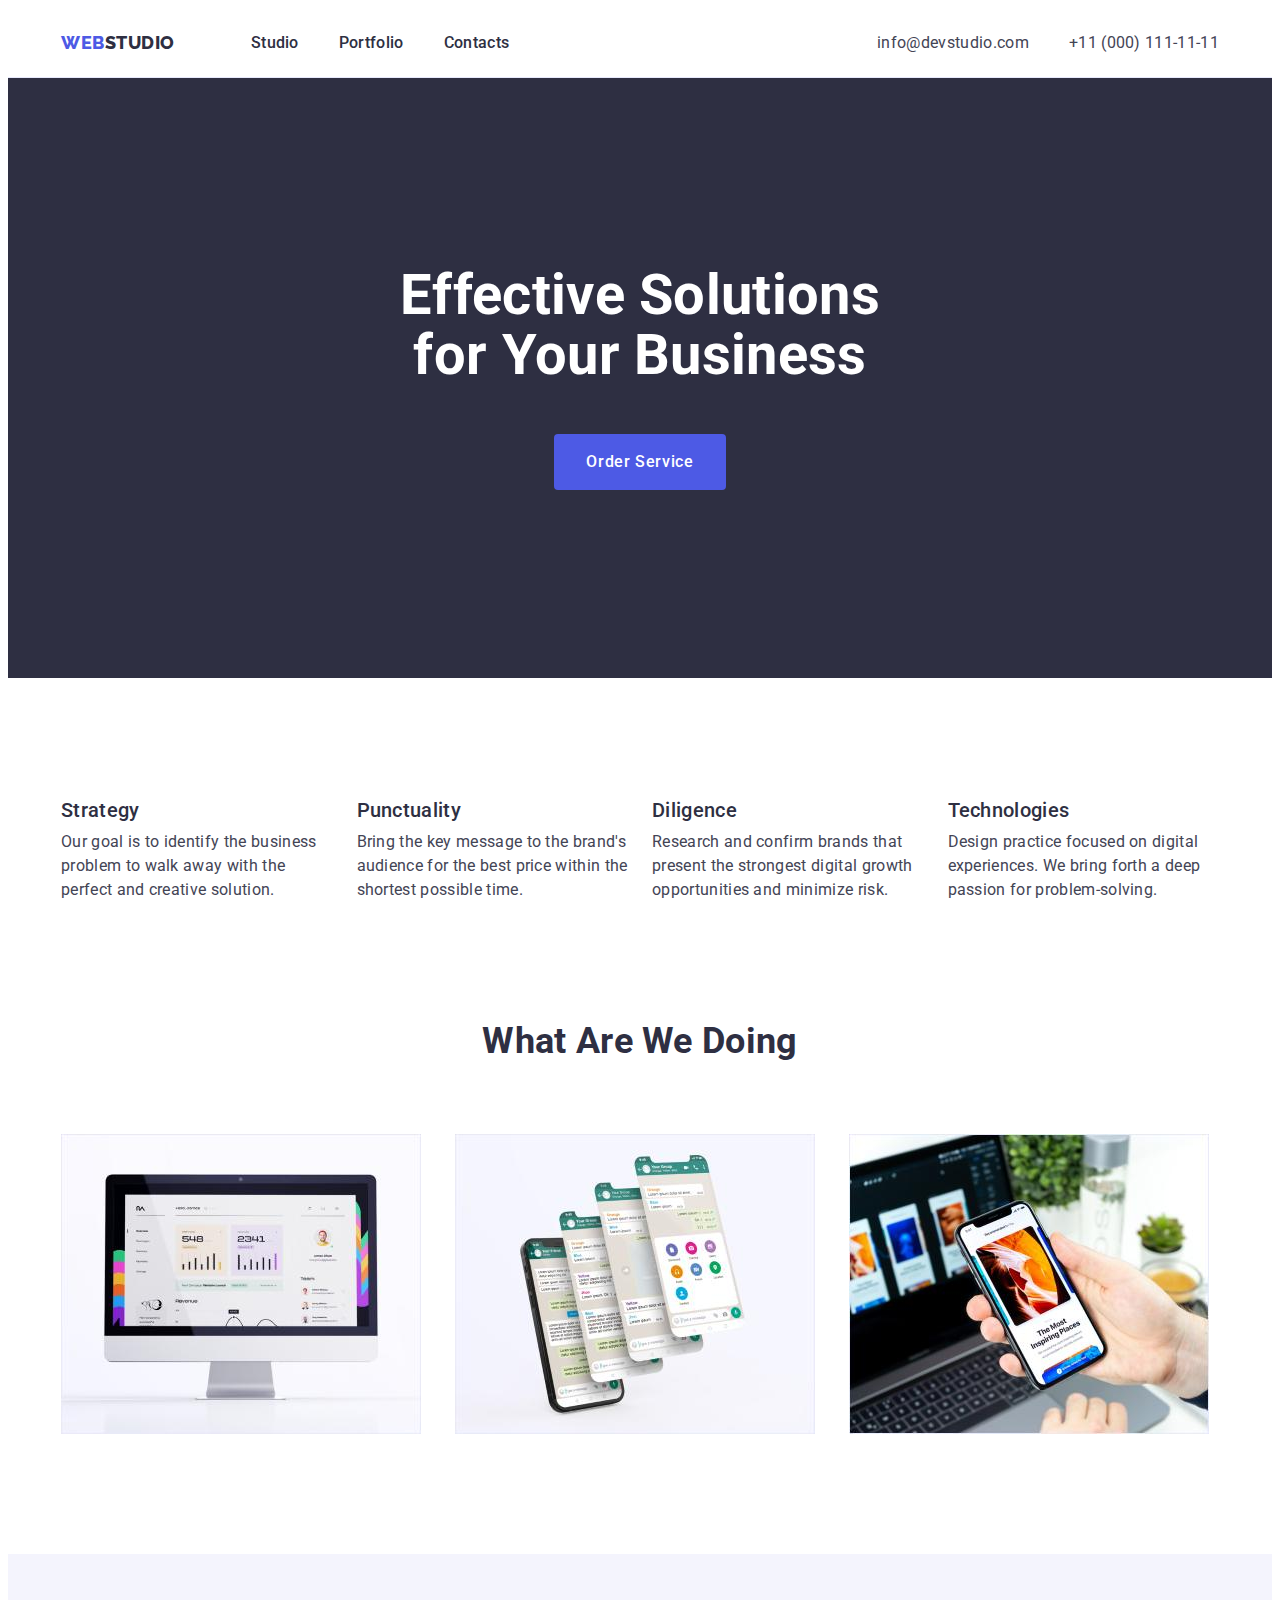
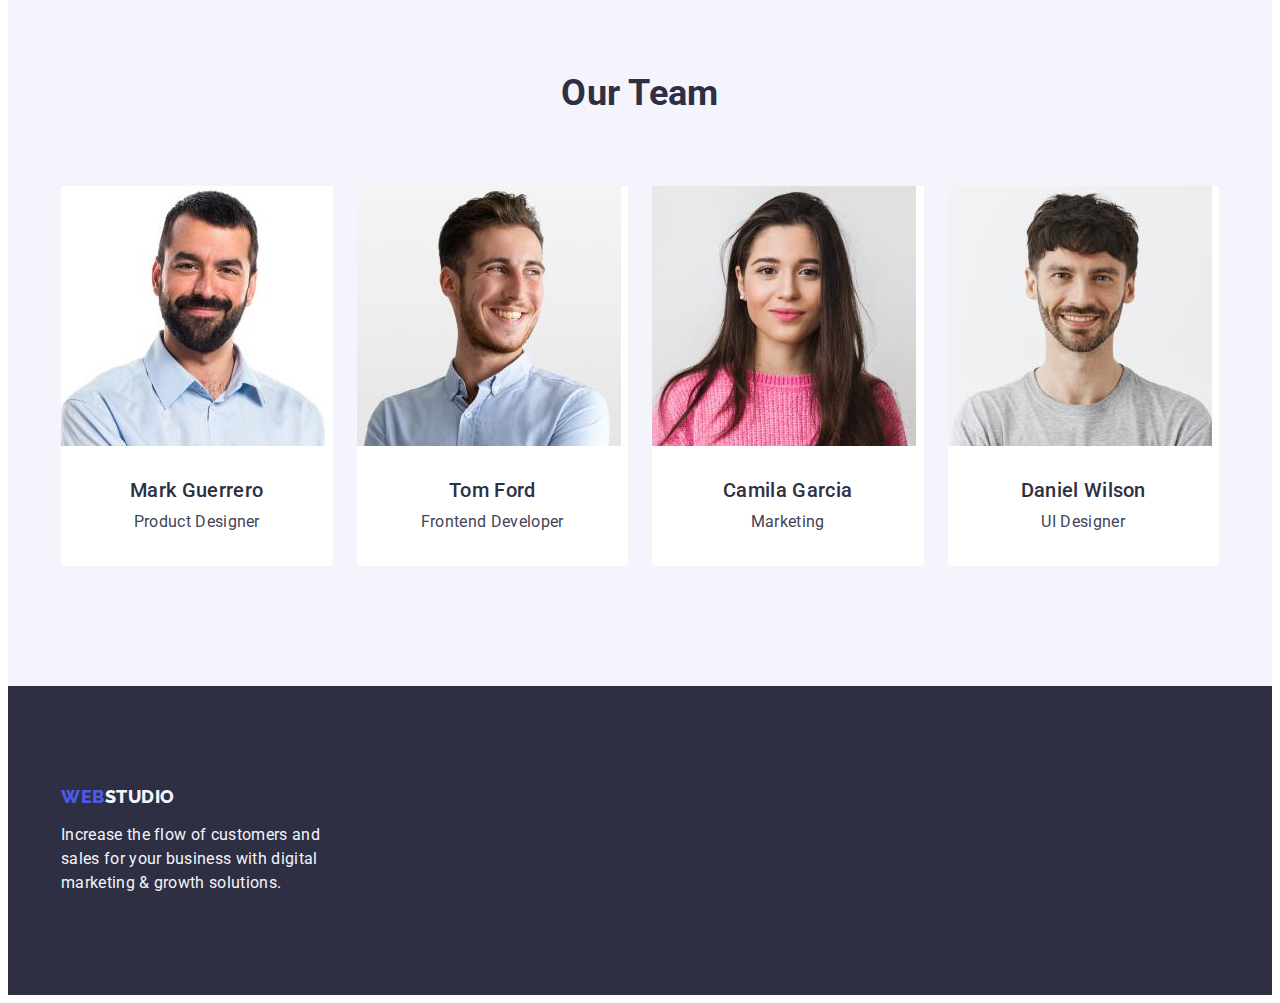
<file: index.html>
<!DOCTYPE html>
<html lang="en">
  <head>
    <meta charset="UTF-8" />
    <meta http-equiv="X-UA-Compatible" content="IE=edge" />
    <meta name="viewport" content="width=<device-width>, initial-scale=1.0" />
    <title>WebStudio</title>
    <!-- Fonts -->
    <link href="https://fonts.googleapis.com" rel="preconnect" />
    <link href="https://fonts.gstatic.com" rel="preconnect" crossorigin />
    <link
      href="https://fonts.googleapis.com/css2?family=Raleway:wght@800&family=Roboto:wght@400;500;700&display=swap"
      rel="stylesheet"
    />
    <!-- Normalize CSS -->
    <link
      href="https://cdnjs.cloudflare.com/ajax/libs/modern-normalize/2.0.0/modern-normalize.min.css"
      rel="stylesheet"
      integrity="sha512-4xo8blKMVCiXpTaLzQSLSw3KFOVPWhm/TRtuPVc4WG6kUgjH6J03IBuG7JZPkcWMxJ5huwaBpOpnwYElP/m6wg=="
      crossorigin="anonymous"
      referrerpolicy="no-referrer"
    />
    <!-- Styles CSS -->
    <link href="./css/styles.css" rel="stylesheet" />
  </head>
  <body>
    <!-- Header -->
    <header class="header section">
      <div class="header-container container">
        <nav class="header-nav">
          <a class="logo link" href="./index.html">Web<span class="logo-accent">Studio</span></a>
          <ul class="header-list list">
            <li class="header-list-item">
              <a class="header-list-link link" href="./index.html">Studio</a>
            </li>
            <li class="header-list-item">
              <a class="header-list-link link" href="./portfolio.html">Portfolio</a>
            </li>
            <li class="header-list-item">
              <a class="header-list-link link" href>Contacts</a>
            </li>
          </ul>
        </nav>
        <address class="header-address">
          <ul class="header-address-list list">
            <li class="header-address-list-item">
              <a class="header-address-list-link link" href="mailto:info@devstudio.com">info@devstudio.com</a></li
            >
            <li class="header-address-list-item"
              ><a class="header-address-list-link link" href="tel:+110001111111">+11 (000) 111-11-11</a></li
            >
          </ul>
        </address>
      </div>
    </header>
    <!-- Main -->
    <main>
      <!-- Hero section -->
      <section class="hero section">
        <div class="container">
          <h1 class="hero-title">Effective Solutions for Your Business</h1>
          <button class="hero-btn btn" type="button">Order Service</button>
        </div>
      </section>

      <!-- Features -->
      <section class="features section">
        <div class="container">
          <h2 class="section-title visually-hidden">Our features</h2>
          <ul class="features-list list">
            <li class="features-list-item">
              <h3 class="features-list-item-title">Strategy</h3>
              <p class="features-list-item-decs"
                >Our goal is to identify the business problem to walk away with the perfect and creative solution.</p
              >
            </li>
            <li class="features-list-item">
              <h3 class="features-list-item-title">Punctuality</h3>
              <p class="features-list-item-decs"
                >Bring the key message to the brand's audience for the best price within the shortest possible time.</p
              >
            </li>
            <li class="features-list-item">
              <h3 class="features-list-item-title">Diligence</h3>
              <p class="features-list-item-decs">
                Research and confirm brands that present the strongest digital growth opportunities and minimize risk.
              </p>
            </li>
            <li class="features-list-item">
              <h3 class="features-list-item-title">Technologies</h3>
              <p class="features-list-item-decs"
                >Design practice focused on digital experiences. We bring forth a deep passion for problem-solving.</p
              >
            </li>
          </ul>
        </div>
      </section>

      <!-- What are we doing? -->
      <section class="we-doing section">
        <div class="container">
          <h2 class="section-title">What are we doing</h2>
          <ul class="we-doing-list list">
            <li class="we-doing-list-item">
              <img
                class="we-doing-list-item-img"
                src="./images/what_are_we_doing/what_are_we_doing_1.jpg"
                alt="Software for the computers"
                height="300"
                width="360"
              />
            </li>
            <li class="we-doing-list-item">
              <img
                class="we-doing-list-item-img"
                src="./images/what_are_we_doing/what_are_we_doing_2.jpg"
                alt="Chat bots"
                height="300"
                width="360"
              />
            </li>
            <li class="we-doing-list-item">
              <img
                class="we-doing-list-item-img"
                src="./images/what_are_we_doing/what_are_we_doing_3.jpg"
                alt="Mobile applications"
                height="300"
                width="360"
              />
            </li>
          </ul>
        </div>
      </section>

      <!-- Our Team -->
      <section class="team section">
        <div class="container">
          <h2 class="section-title">Our team</h2>
          <ul class="team-list list">
            <li class="team-list-item">
              <img
                class="team-list-item-img"
                src="./images/our_team/team_1.jpg"
                alt="Mark Guerrero"
                height="260"
                width="264"
              />
              <div class="team-list-item-card-content">
                <h3 class="team-list-item-name">Mark Guerrero</h3>
                <p class="team-list-item-position">Product Designer</p>
              </div>
            </li>
            <li class="team-list-item">
              <img
                class="team-list-item-img"
                src="./images/our_team/team_2.jpg"
                alt="Tom Ford"
                height="260"
                width="264"
              />
              <div class="team-list-item-card-content">
                <h3 class="team-list-item-name">Tom Ford</h3>
                <p class="team-list-item-position">Frontend Developer</p>
              </div>
            </li>
            <li class="team-list-item">
              <img
                class="team-list-item-img"
                src="./images/our_team/team_3.jpg"
                alt="Camila Garcia"
                height="260"
                width="264"
              />
              <div class="team-list-item-card-content">
                <h3 class="team-list-item-name">Camila Garcia</h3>
                <p class="team-list-item-position">Marketing</p>
              </div>
            </li>
            <li class="team-list-item">
              <img
                class="team-list-item-img"
                src="./images/our_team/team_4.jpg"
                alt="Daniel Wilson"
                height="260"
                width="264"
              />
              <div class="team-list-item-card-content">
                <h3 class="team-list-item-name">Daniel Wilson</h3>
                <p class="team-list-item-position">UI Designer</p>
              </div>
            </li>
          </ul>
        </div>
      </section>
    </main>
    <!-- Footer -->
    <footer class="footer section">
      <div class="container">
        <a class="logo link" href="./index.html">Web<span class="logo-accent">Studio</span></a>
        <p class="footer-text">
          Increase the flow of customers and sales for your business with digital marketing & growth solutions.
        </p>
      </div>
    </footer>
  </body>
</html>
</file>
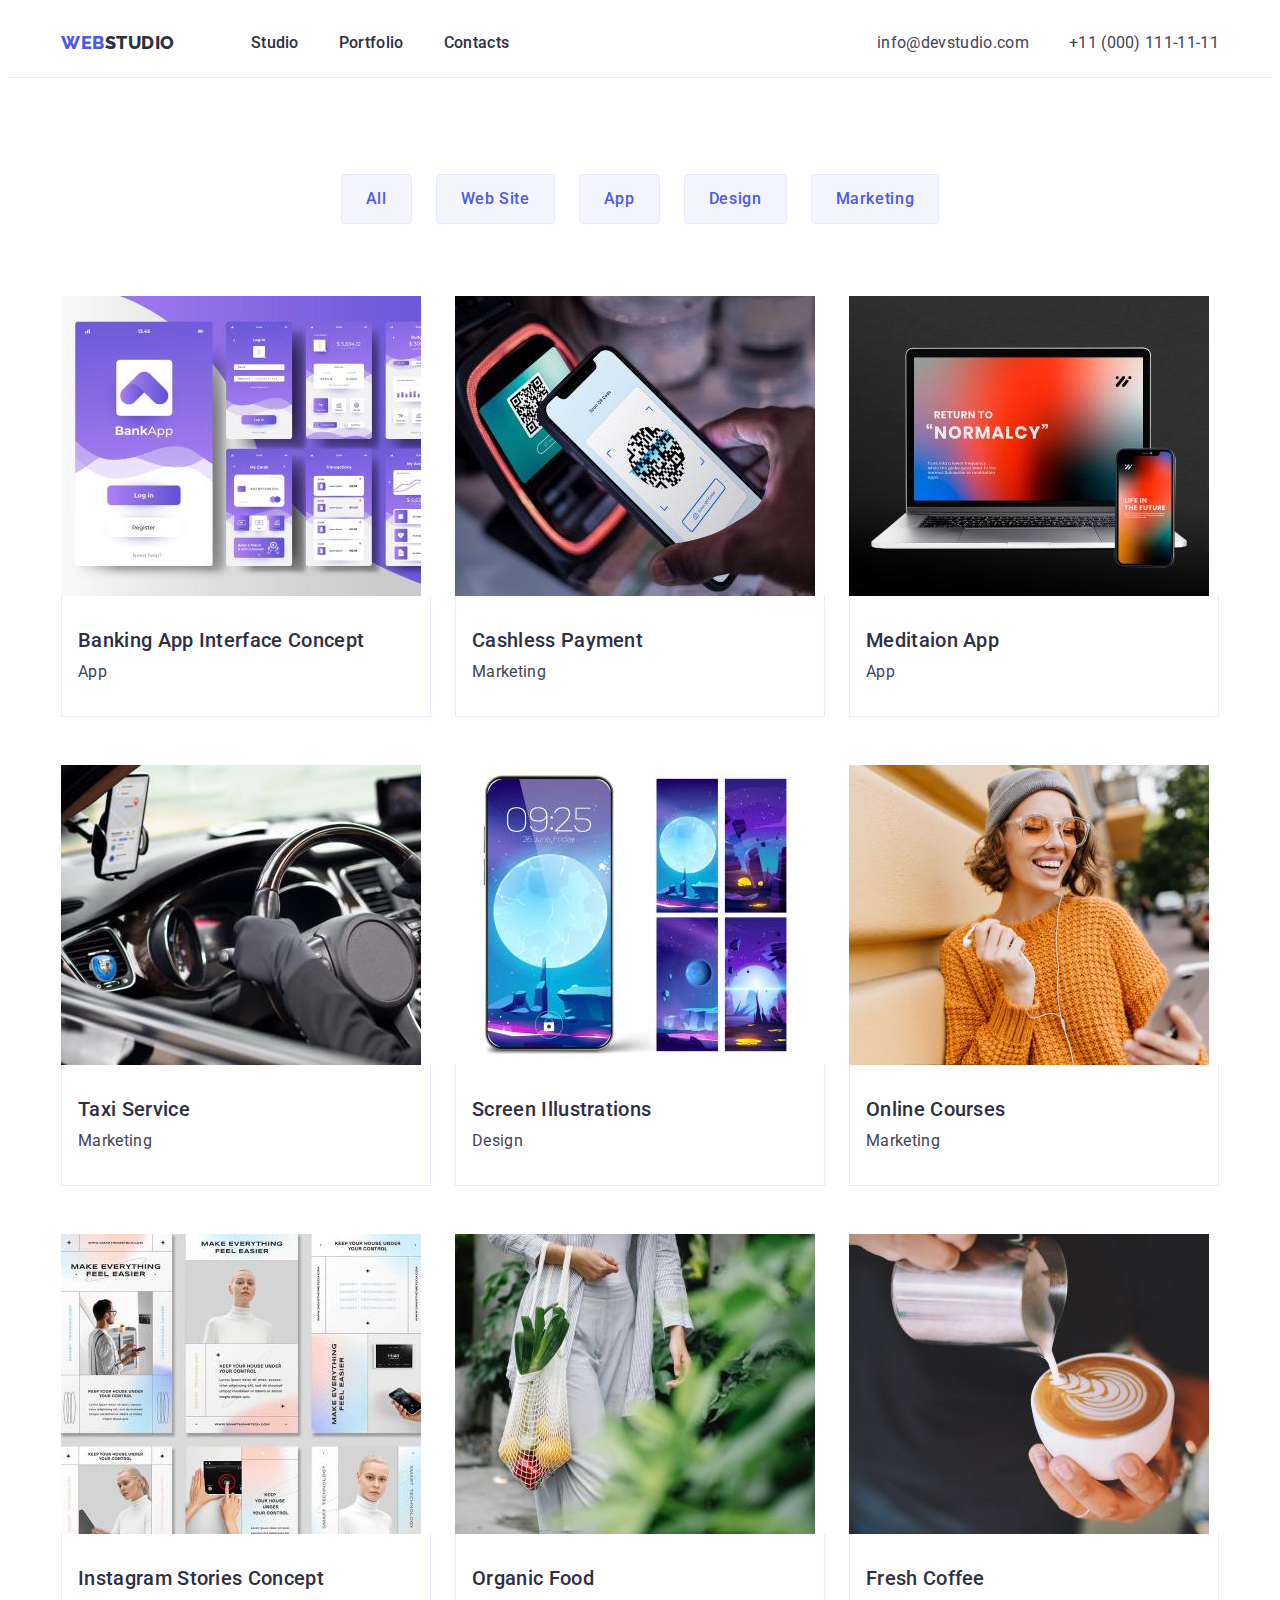
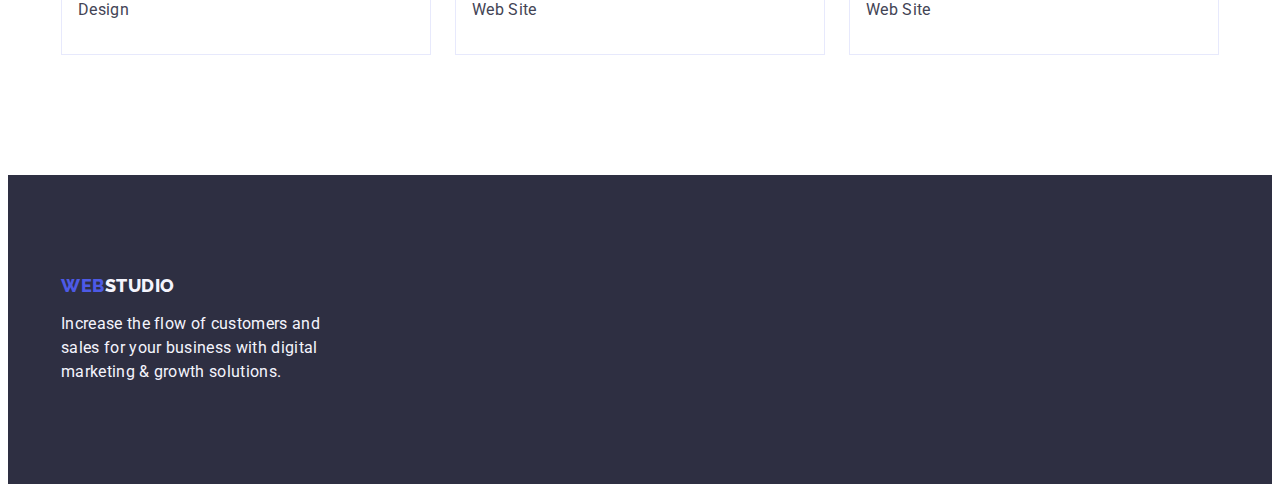
<file: portfolio.html>
<!DOCTYPE html>
<html lang="en">
  <head>
    <meta charset="UTF-8" />
    <meta http-equiv="X-UA-Compatible" content="IE=edge" />
    <meta name="viewport" content="width=<device-width>, initial-scale=1.0" />
    <title>WebStudio</title>
    <!-- Fonts -->
    <link href="https://fonts.googleapis.com" rel="preconnect" />
    <link href="https://fonts.gstatic.com" rel="preconnect" crossorigin />
    <link
      href="https://fonts.googleapis.com/css2?family=Raleway:wght@800&family=Roboto:wght@400;500;700&display=swap"
      rel="stylesheet"
    />
    <!-- Normalize CSS -->
    <link
      href="https://cdnjs.cloudflare.com/ajax/libs/modern-normalize/2.0.0/modern-normalize.min.css"
      rel="stylesheet"
      integrity="sha512-4xo8blKMVCiXpTaLzQSLSw3KFOVPWhm/TRtuPVc4WG6kUgjH6J03IBuG7JZPkcWMxJ5huwaBpOpnwYElP/m6wg=="
      crossorigin="anonymous"
      referrerpolicy="no-referrer"
    />
    <!-- Styles CSS -->
    <link href="./css/styles.css" rel="stylesheet" />
  </head>
  <body>
    <!-- Header -->
    <header class="header">
      <div class="header-container container">
        <nav class="header-nav">
          <a class="logo link" href="./index.html">Web<span class="logo-accent">Studio</span></a>
          <ul class="header-list list">
            <li class="header-list-item">
              <a class="header-list-link link" href="./index.html">Studio</a>
            </li>
            <li class="header-list-item">
              <a class="header-list-link link" href="./portfolio.html">Portfolio</a>
            </li>
            <li class="header-list-item">
              <a class="header-list-link link" href>Contacts</a>
            </li>
          </ul>
        </nav>
        <address class="header-address">
          <ul class="header-address-list list">
            <li class="header-address-list-item">
              <a class="header-address-list-link link" href="mailto:info@devstudio.com">info@devstudio.com</a></li
            >
            <li class="header-address-list-item"
              ><a class="header-address-list-link link" href="tel:+110001111111">+11 (000) 111-11-11</a></li
            >
          </ul>
        </address>
      </div>
    </header>
    <!-- Main -->
    <main>
      <!-- Portfolio section -->
      <section class="portfolio section">
        <div class="container">
          <h1 class="visually-hidden">Our portfolio</h1>
          <!-- Portfolio filter -->
          <ul class="porfolio-filter list">
            <li class="porfolio-filter-item">
              <button class="portfolio-filter-list-item-btn btn" type="button">All</button>
            </li>
            <li class="porfolio-filter-item">
              <button class="portfolio-filter-list-item-btn btn" type="button">Web Site</button>
            </li>
            <li class="porfolio-filter-item">
              <button class="portfolio-filter-list-item-btn btn" type="button">App</button>
            </li>
            <li class="porfolio-filter-item">
              <button class="portfolio-filter-list-item-btn btn" type="button">Design</button>
            </li>
            <li class="porfolio-filter-item">
              <button class="portfolio-filter-list-item-btn btn" type="button">Marketing</button>
            </li>
          </ul>

          <!-- Portfolio -->
          <ul class="portfolio-list list">
            <li class="portfolio-list-item">
              <a class="portfolio-list-item-link link" href>
                <img
                  src="./images/portfolio/portfolio_1.jpg"
                  alt="Banking App Interface Concept"
                  width="360"
                  height="300"
                />
                <div class="portfolio-list-item-card-content">
                  <h2 class="portfolio-list-item-link-title">Banking App Interface Concept</h2>
                  <p class="portfolio-list-item-link-text">App</p>
                </div>
              </a>
            </li>
            <li class="portfolio-list-item">
              <a class="portfolio-list-item-link link" href>
                <img src="./images/portfolio/portfolio_2.jpg" alt="Cashless Payment" width="360" height="300" />
                <div class="portfolio-list-item-card-content">
                  <h2 class="portfolio-list-item-link-title">Cashless Payment</h2>
                  <p class="portfolio-list-item-link-text">Marketing</p>
                </div>
              </a>
            </li>
            <li class="portfolio-list-item">
              <a class="portfolio-list-item-link link" href>
                <img src="./images/portfolio/portfolio_3.jpg" alt="Meditaion App" width="360" height="300" />
                <div class="portfolio-list-item-card-content">
                  <h2 class="portfolio-list-item-link-title">Meditaion App</h2>
                  <p class="portfolio-list-item-link-text">App</p>
                </div>
              </a>
            </li>
            <li class="portfolio-list-item">
              <a class="portfolio-list-item-link link" href>
                <img src="./images/portfolio/portfolio_4.jpg" alt="Taxi Service" width="360" height="300" />
                <div class="portfolio-list-item-card-content">
                  <h2 class="portfolio-list-item-link-title">Taxi Service</h2>
                  <p class="portfolio-list-item-link-text">Marketing</p>
                </div>
              </a>
            </li>
            <li class="portfolio-list-item">
              <a class="portfolio-list-item-link link" href>
                <img src="./images/portfolio/portfolio_5.jpg" alt="Screen Illustrations" width="360" height="300" />
                <div class="portfolio-list-item-card-content">
                  <h2 class="portfolio-list-item-link-title">Screen Illustrations</h2>
                  <p class="portfolio-list-item-link-text">Design</p>
                </div>
              </a>
            </li>
            <li class="portfolio-list-item">
              <a class="portfolio-list-item-link link" href>
                <img src="./images/portfolio/portfolio_6.jpg" alt="Online Courses" width="360" height="300" />
                <div class="portfolio-list-item-card-content">
                  <h2 class="portfolio-list-item-link-title">Online Courses</h2>
                  <p class="portfolio-list-item-link-text">Marketing</p>
                </div>
              </a>
            </li>
            <li class="portfolio-list-item">
              <a class="portfolio-list-item-link link" href>
                <img
                  src="./images/portfolio/portfolio_7.jpg"
                  alt="Instagram Stories Concept"
                  width="360"
                  height="300"
                />
                <div class="portfolio-list-item-card-content">
                  <h2 class="portfolio-list-item-link-title">Instagram Stories Concept</h2>
                  <p class="portfolio-list-item-link-text">Design</p>
                </div>
              </a>
            </li>
            <li class="portfolio-list-item">
              <a class="portfolio-list-item-link link" href>
                <img src="./images/portfolio/portfolio_8.jpg" alt="Organic Food" width="360" height="300" />
                <div class="portfolio-list-item-card-content">
                  <h2 class="portfolio-list-item-link-title">Organic Food</h2>
                  <p class="portfolio-list-item-link-text">Web Site</p>
                </div>
              </a>
            </li>
            <li class="portfolio-list-item">
              <a class="portfolio-list-item-link link" href>
                <img src="./images/portfolio/portfolio_9.jpg" alt="Fresh Coffee" width="360" height="300" />
                <div class="portfolio-list-item-card-content">
                  <h2 class="portfolio-list-item-link-title">Fresh Coffee</h2>
                  <p class="portfolio-list-item-link-text">Web Site</p>
                </div>
              </a>
            </li>
          </ul>
        </div>
      </section>
    </main>
    <!-- Footer -->
    <footer class="footer section">
      <div class="container">
        <a class="logo link" href="./index.html">Web<span class="logo-accent">Studio</span></a>
        <p class="footer-text">
          Increase the flow of customers and sales for your business with digital marketing & growth solutions.
        </p>
      </div>
    </footer>
  </body>
</html>
</file>
<file: css/styles.css>
:root {
  --primary-brand-cl: #4d5ae5;
  --dark-cl: #2e2f42;
  --dark-bg-cl: #2e2f42;
  --white-bg-cl: #ffffff;
  --white-cl: #ffffff;
  --text-cl: #434455;
  --ligth-cl: #f4f4fd;
  --light-bg-cl: #f4f4fd;
  --pressed-state-cl: #404bbf;
  --accent-cl: #e7e9fc;
  /* The main number of elements in Flexbox grid */
  --items: 3;
  /* The main gap indent in Flexbox grid */
  --indent: 24px;
}
/* Comon styles */
body {
  background-color: var(--white-bg-cl);
  color: var(--text-cl);
  font-weight: normal;
  font-size: 16px;
  font-family: 'Roboto', sans-serif;
  line-height: 1.5;
  letter-spacing: 0.02em;
}
.container {
  width: 1158px;
  margin: 0 auto;
  padding-right: 15px;
  padding-left: 15px;
}
.section {
}
/* Reset */
h1,
h2,
h3,
h4,
h5,
h6,
p {
  margin: 0;
}
ul,
ol,
.list {
  margin: 0;
  padding-left: 0;
  list-style-type: none;
}
a,
.link {
  color: currentColor;
  font-style: normal;
  text-decoration: none;
}
button,
.btn {
  font-family: inherit;
  cursor: pointer;
}
address {
  font-style: normal;
}
img {
  display: block;
  max-width: 100%;
  height: auto;
}
/* End of Reset */
/* H2 section title */
.section-title {
  margin-bottom: 72px;
  color: var(--dark-cl);
  font-size: 36px;
  line-height: 1.11;
  text-align: center;
  text-transform: capitalize;
}
/* Logo design */
.logo,
.logo-accent {
  font-weight: 800;
  font-size: 18px;
  font-family: Raleway;
  line-height: 1.17;
  letter-spacing: 0.03em;
  text-transform: uppercase;
}
.logo {
  color: var(--primary-brand-cl);
}
/* Header styles */
.header {
  border-bottom: 1px solid var(--accent-cl);
}
.header-container {
  display: flex;
  justify-content: space-between;
  align-items: center;
}
.header-nav {
  display: flex;
  align-items: center;
}
.header .logo {
  margin-right: 76px;
}
.header .link {
  padding: 24px 0;
}
.header .logo-accent {
  color: var(--dark-cl);
}
.header-list {
  display: flex;
  gap: var(--indent);
  align-items: center;
  --indent: 40px;
}
.header-list-item {
  flex-basis: calc((100% - var(--indent) * (var(--items) - 1)) / var(--items));
}
.header-list-link {
  color: var(--dark-cl);
  font-weight: 500;
}
.header-address {
}
.header-address-list {
  display: flex;
  gap: var(--indent);
  --items: 2;
  --indent: 40px;
}
.header-address-list-item {
  flex-basis: calc((100% - var(--indent) * (var(--items) - 1)) / var(--items));
}
.header-address-list-link {
  color: var(--text-cl);
}
.header .link:hover,
.header .link:focus {
  color: var(--pressed-state-cl);
}
/* Hero section styles */
.hero {
  padding-top: 188px;
  padding-bottom: 188px;
  background-color: var(--dark-bg-cl);
  text-align: center;
}
.hero-title {
  max-width: 496px;
  margin: 0 auto;
  margin-bottom: 48px;
  color: var(--white-cl);
  font-weight: 700;
  font-size: 56px;
  line-height: 1.07;
}
.hero-btn {
  display: block;
  min-width: 169px;
  min-height: 56px;
  margin: 0 auto;
  padding: 16px 32px;
  border: none;
  border-radius: 4px;
  background-color: var(--primary-brand-cl);
  color: var(--white-cl);
  font-weight: 500;
  font-size: 16px;
  line-height: 1.5;
  letter-spacing: 0.04em;
}
.hero-btn:hover,
.hero-btn:focus {
  background-color: var(--pressed-state-cl);
}
/* Features section styles */
.visually-hidden {
  position: absolute;
  overflow: hidden;
  clip: rect(0 0 0 0);
  width: 1px;
  height: 1px;
  margin: -1px;
  padding: 0;
  border: 0;
  white-space: nowrap;
  clip-path: inset(100%);
}
.features {
  padding-top: 120px;
  padding-bottom: 120px;
}
.features-list {
  display: flex;
  gap: var(--indent);
  justify-content: space-between;
  --items: 4;
}
.features-list-item {
  flex-basis: calc((100% - var(--indent) * (var(--items) - 1)) / var(--items));
}
.features-list-item-title {
  margin-bottom: 8px;
  color: var(--dark-cl);
  font-weight: 500;
  font-size: 20px;
  line-height: 1.2;
}
.features-list-item-decs {
}
/* What are we doing? section styles */
.we-doing {
  padding-bottom: 120px;
}
.we-doing-list {
  display: flex;
  gap: var(--indent);
  justify-content: space-between;
}
.we-doing-list-item {
  flex-basis: calc((100% - var(--indent) * (var(--items) - 1)) / var(--items));
}
/* Our Team section styles */
.team {
  padding-top: 120px;
  padding-bottom: 120px;
  background-color: var(--light-bg-cl);
}
.team-list {
  display: flex;
  gap: var(--indent);
  justify-content: space-between;
  --items: 4;
}
.team-list-item {
  flex-basis: calc((100% - var(--indent) * (var(--items) - 1)) / var(--items));
  border-radius: 0px 0px 4px 4px;
  background-color: var(--white-bg-cl);
}
.team-list-item-img {
}
.team-list-item-card-content {
  padding: 32px 16px;
  text-align: center;
}
.team-list-item-name {
  margin-bottom: 8px;
  color: var(--dark-cl);
  font-weight: 500;
  font-size: 20px;
  line-height: 1.2;
}
.team-list-item-position {
}
/* Portfolio page styles */
.portfolio {
  padding-top: 96px;
  padding-bottom: 120px;
}
/* Portfolio filter styles */
.porfolio-filter {
  display: flex;
  gap: var(--indent);
  justify-content: center;
  margin-bottom: 72px;
}
.porfolio-filter-item {
}
.portfolio-filter-list-item-btn {
  padding: 12px 24px;
  border: 1px solid var(--accent-cl);
  border-radius: 4px;
  background-color: var(--light-bg-cl);
  color: var(--primary-brand-cl);
  font-weight: 500;
  font-size: 16px;
  line-height: 1.5;
  letter-spacing: 0.04em;
  text-align: center;
}
.portfolio-filter-list-item-btn:hover,
.portfolio-filter-list-item-btn:focus {
  border: 1px solid transparent;
  background-color: var(--pressed-state-cl);
  color: var(--white-cl);
}
/* Portfolio list styles */
.portfolio-list {
  display: flex;
  flex-wrap: wrap;
  gap: 48px 24px;
}
.portfolio-list-item {
  flex-basis: calc((100% - var(--indent) * (var(--items) - 1)) / var(--items));
}
.portfolio-list-item-card-content {
  padding: 32px 16px;
  border: 1px solid var(--accent-cl);
  border-top: none;
}
.portfolio-list-item-link-title {
  margin-bottom: 8px;
  color: var(--dark-cl);
  font-weight: 500;
  font-size: 20px;
  line-height: 1.2;
}
.portfolio-list-item-link-text {
}
/* Footer styles */
.footer {
  padding-top: 100px;
  padding-bottom: 100px;
  background-color: var(--dark-bg-cl);
}
.footer .logo {
  display: inline-block;
  margin-bottom: 16px;
}
.footer .logo-accent,
.footer-text {
  color: var(--ligth-cl);
}
.footer-text {
  max-width: 264px;
}
</file>
